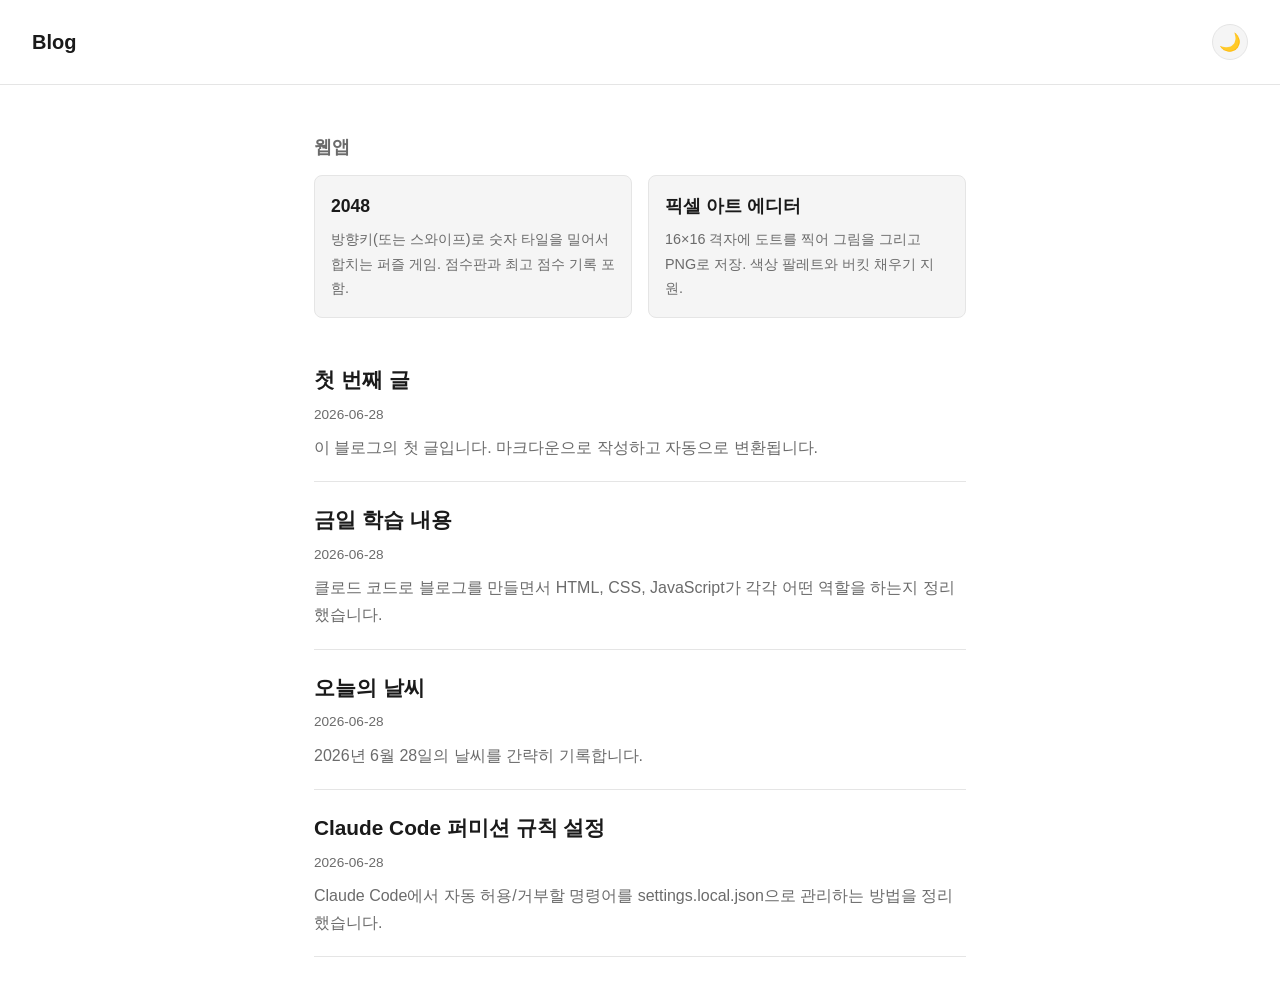
<file: index.html>
<!DOCTYPE html>
<html lang="ko">
<head>
  <meta charset="UTF-8" />
  <meta name="viewport" content="width=device-width, initial-scale=1.0" />
  <title>Blog</title>
  <link rel="stylesheet" href="css/style.css" />
  <script src="js/theme.js"></script>
</head>
<body>
  <header class="site-header">
    <a class="site-title" href="index.html">Blog</a>
    <button id="theme-toggle" aria-label="다크모드 전환">🌙</button>
  </header>

  <main>
    <section class="apps-section">
      <h2 class="section-title">웹앱</h2>
      <div class="app-grid">
        <a class="app-card" href="apps/2048/index.html">
          <h3>2048</h3>
          <p>방향키(또는 스와이프)로 숫자 타일을 밀어서 합치는 퍼즐 게임. 점수판과 최고 점수 기록 포함.</p>
        </a>
        <a class="app-card" href="apps/pixel-art/index.html">
          <h3>픽셀 아트 에디터</h3>
          <p>16×16 격자에 도트를 찍어 그림을 그리고 PNG로 저장. 색상 팔레트와 버킷 채우기 지원.</p>
        </a>
      </div>
    </section>

    <div id="post-list">
      <p class="state-message">글 목록을 불러오는 중...</p>
    </div>
  </main>

  <script src="js/vendor/marked.min.js"></script>
  <script src="js/markdown.js"></script>
  <script src="js/list.js"></script>
</body>
</html>
</file>
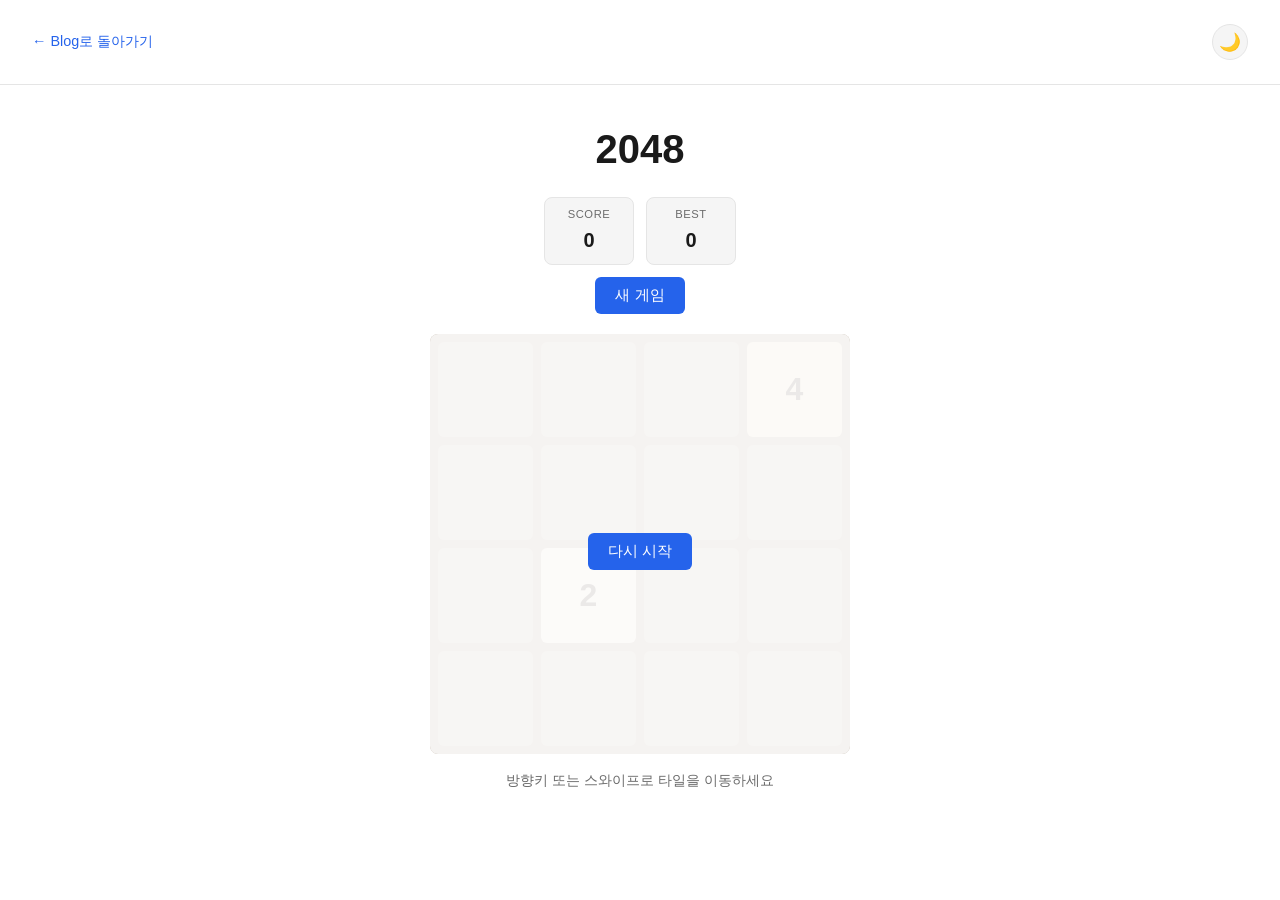
<file: apps/2048/index.html>
<!DOCTYPE html>
<html lang="ko">
<head>
  <meta charset="UTF-8" />
  <meta name="viewport" content="width=device-width, initial-scale=1.0" />
  <title>2048</title>
  <link rel="stylesheet" href="style.css" />
  <script src="theme.js"></script>
</head>
<body>
  <header class="site-header">
    <a class="back-link" href="../../index.html">&larr; Blog로 돌아가기</a>
    <button id="theme-toggle" aria-label="다크모드 전환">🌙</button>
  </header>

  <main>
    <h1 class="game-title">2048</h1>

    <div class="scoreboard">
      <div class="score-box">
        <span class="label">SCORE</span>
        <span id="current-score">0</span>
      </div>
      <div class="score-box">
        <span class="label">BEST</span>
        <span id="best-score">0</span>
      </div>
    </div>

    <div class="controls">
      <button id="new-game-btn">새 게임</button>
    </div>

    <div class="board-wrap">
      <div id="board" class="board"></div>
      <div id="overlay" class="overlay" hidden>
        <p id="overlay-message"></p>
        <button id="overlay-retry-btn">다시 시작</button>
      </div>
    </div>

    <p class="hint">방향키 또는 스와이프로 타일을 이동하세요</p>
  </main>

  <script src="game.js"></script>
  <script src="ui.js"></script>
  <script src="input.js"></script>
</body>
</html>
</file>
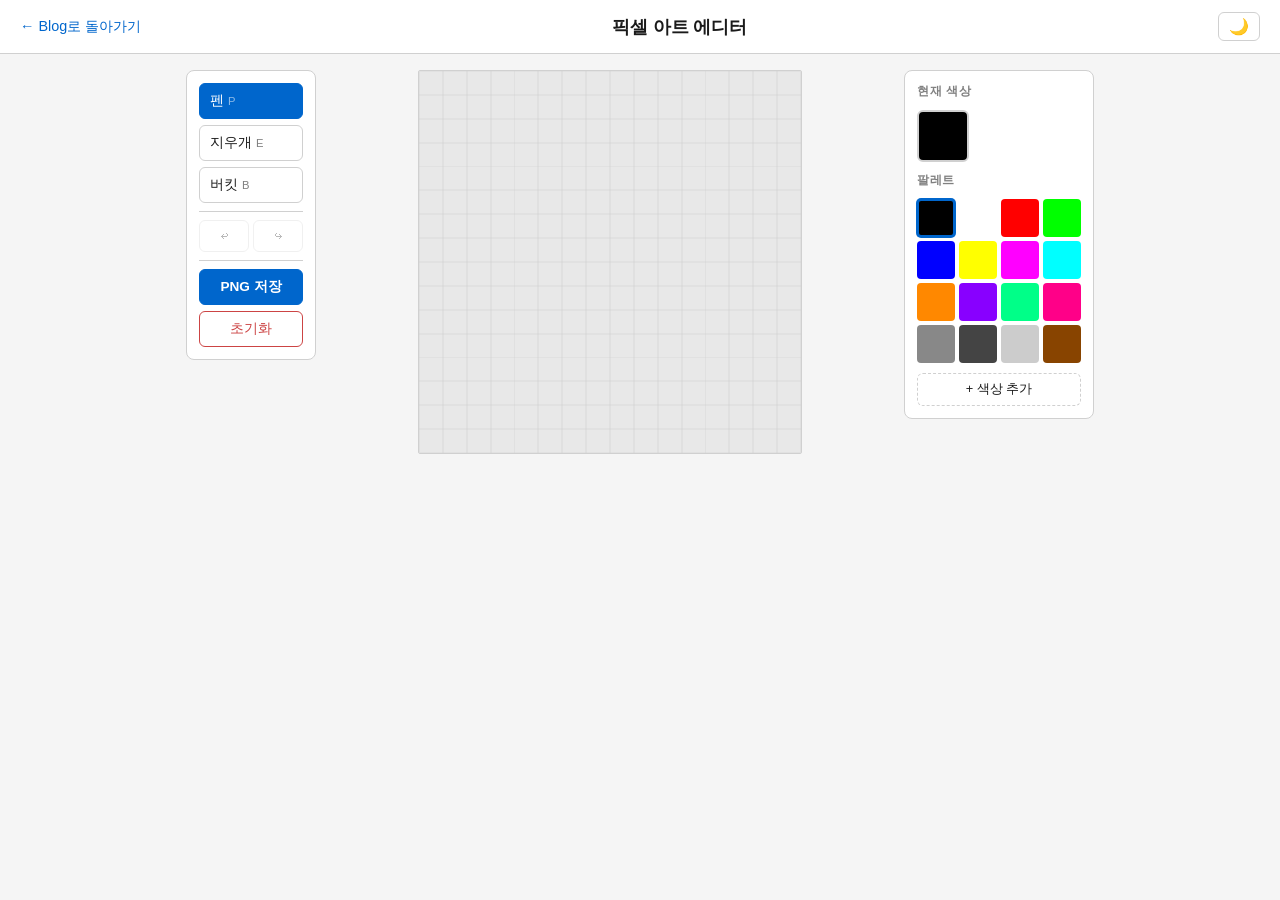
<file: apps/pixel-art/index.html>
<!DOCTYPE html>
<html lang="ko">
<head>
  <meta charset="UTF-8" />
  <meta name="viewport" content="width=device-width, initial-scale=1.0" />
  <title>픽셀 아트 에디터</title>
  <link rel="stylesheet" href="style.css" />
  <script src="theme.js"></script>
</head>
<body>
  <header class="app-header">
    <a href="../../index.html">← Blog로 돌아가기</a>
    <h1>픽셀 아트 에디터</h1>
    <button id="theme-toggle" aria-label="테마 전환">🌙</button>
  </header>

  <main class="editor-layout">
    <!-- 툴바 -->
    <aside class="toolbar">
      <button class="tool-btn active" data-tool="pen" title="펜 (P)">
        펜<span class="shortcut">P</span>
      </button>
      <button class="tool-btn" data-tool="eraser" title="지우개 (E)">
        지우개<span class="shortcut">E</span>
      </button>
      <button class="tool-btn" data-tool="bucket" title="버킷 채우기 (B)">
        버킷<span class="shortcut">B</span>
      </button>

      <div class="toolbar-divider"></div>

      <div class="undo-redo">
        <button id="btn-undo" title="실행 취소 (Ctrl+Z)" disabled>↩</button>
        <button id="btn-redo" title="다시 실행 (Ctrl+Y)" disabled>↪</button>
      </div>

      <div class="toolbar-divider"></div>

      <button id="btn-export" title="PNG로 저장 (Ctrl+S)">PNG 저장</button>
      <button id="btn-clear" title="캔버스 초기화">초기화</button>
    </aside>

    <!-- 캔버스 -->
    <section class="canvas-area">
      <canvas id="pixel-canvas" aria-label="픽셀 아트 캔버스"></canvas>
    </section>

    <!-- 팔레트 -->
    <aside class="palette-panel">
      <h3>현재 색상</h3>
      <div id="current-color-preview" class="current-color-preview"></div>

      <h3>팔레트</h3>
      <div id="palette-grid" class="palette-grid"></div>

      <button id="btn-add-color">+ 색상 추가</button>
      <input type="color" id="color-input" value="#000000" />
    </aside>
  </main>

  <!-- 스크립트 로드 순서: palette → editor → tools → ui -->
  <script src="palette.js"></script>
  <script src="editor.js"></script>
  <script src="tools.js"></script>
  <script src="ui.js"></script>
</body>
</html>
</file>
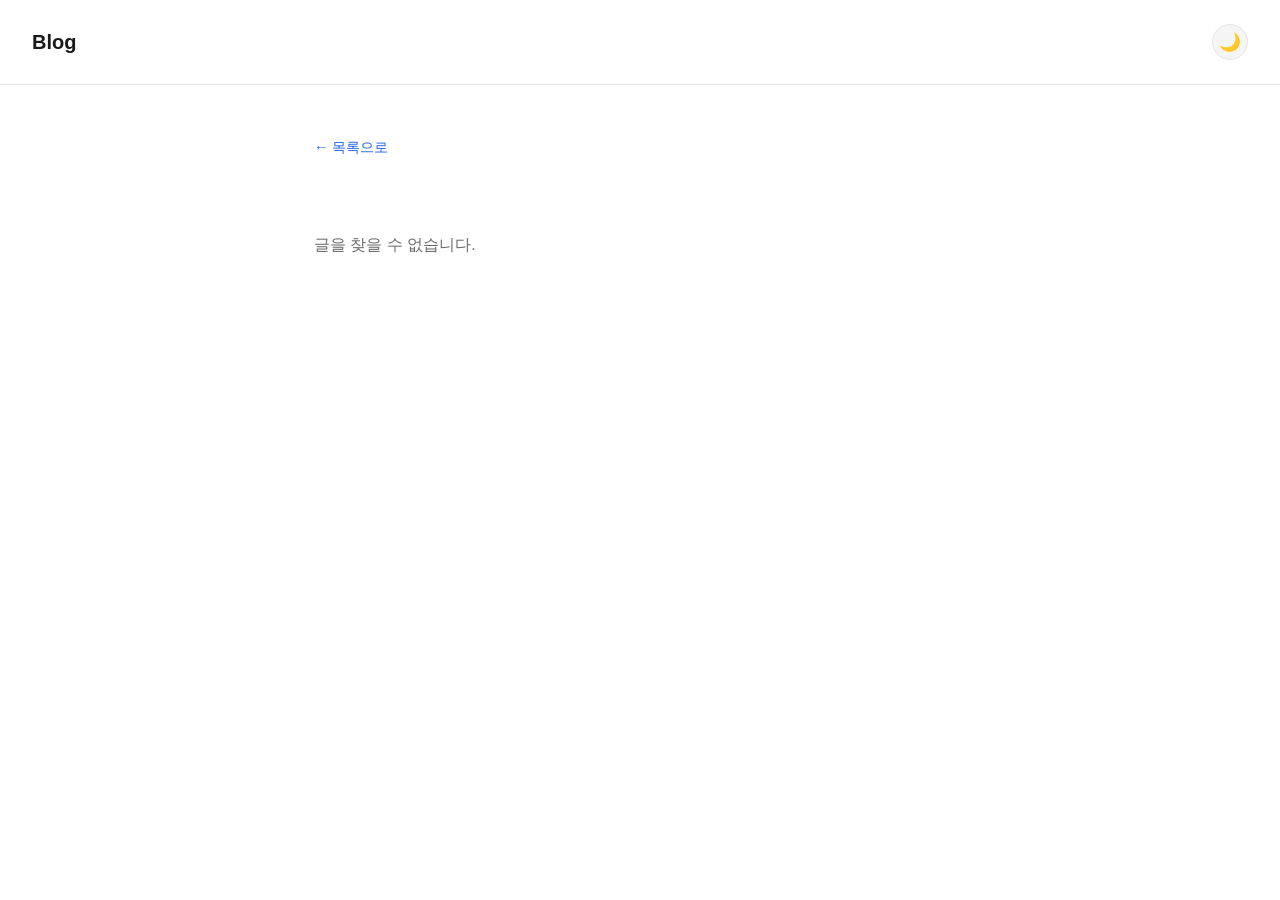
<file: post.html>
<!DOCTYPE html>
<html lang="ko">
<head>
  <meta charset="UTF-8" />
  <meta name="viewport" content="width=device-width, initial-scale=1.0" />
  <title>Blog</title>
  <link rel="stylesheet" href="css/style.css" />
  <script src="js/theme.js"></script>
</head>
<body>
  <header class="site-header">
    <a class="site-title" href="index.html">Blog</a>
    <button id="theme-toggle" aria-label="다크모드 전환">🌙</button>
  </header>

  <main>
    <a class="back-link" href="index.html">← 목록으로</a>
    <article id="post-content">
      <p class="state-message">글을 불러오는 중...</p>
    </article>
  </main>

  <script src="js/vendor/marked.min.js"></script>
  <script src="js/markdown.js"></script>
  <script src="js/post.js"></script>
</body>
</html>
</file>
<file: css/style.css>
:root {
  --bg: #ffffff;
  --bg-alt: #f5f5f5;
  --text: #1a1a1a;
  --text-muted: #6b6b6b;
  --accent: #2563eb;
  --border: #e5e5e5;
  --code-bg: #f0f0f0;
  --max-width: 700px;
}

[data-theme="dark"] {
  --bg: #121212;
  --bg-alt: #1c1c1c;
  --text: #e8e8e8;
  --text-muted: #a0a0a0;
  --accent: #6ea8fe;
  --border: #2e2e2e;
  --code-bg: #1e1e1e;
}

* {
  box-sizing: border-box;
}

body {
  margin: 0;
  background: var(--bg);
  color: var(--text);
  font-family: -apple-system, BlinkMacSystemFont, "Segoe UI", Roboto, "Apple SD Gothic Neo", "Malgun Gothic", sans-serif;
  line-height: 1.7;
  transition: background 0.2s ease, color 0.2s ease;
}

header.site-header {
  display: flex;
  justify-content: space-between;
  align-items: center;
  padding: clamp(1rem, 3vw, 1.5rem) clamp(1rem, 5vw, 2rem);
  border-bottom: 1px solid var(--border);
}

header.site-header a.site-title {
  font-size: 1.25rem;
  font-weight: 700;
  color: var(--text);
  text-decoration: none;
}

#theme-toggle {
  background: var(--bg-alt);
  border: 1px solid var(--border);
  color: var(--text);
  border-radius: 999px;
  width: 2.25rem;
  height: 2.25rem;
  font-size: 1.1rem;
  cursor: pointer;
  display: flex;
  align-items: center;
  justify-content: center;
}

main {
  max-width: var(--max-width);
  margin: 0 auto;
  padding: clamp(1.5rem, 4vw, 3rem) clamp(1rem, 5vw, 1.5rem);
}

/* Apps section */
.apps-section {
  margin-bottom: 1rem;
}

.section-title {
  font-size: 1.1rem;
  color: var(--text-muted);
  margin: 0 0 0.75rem;
}

.app-grid {
  display: grid;
  grid-template-columns: repeat(auto-fit, minmax(200px, 1fr));
  gap: 1rem;
  margin-bottom: 1.5rem;
}

.app-card {
  display: block;
  padding: 1rem;
  border: 1px solid var(--border);
  border-radius: 8px;
  text-decoration: none;
  color: inherit;
  background: var(--bg-alt);
}

.app-card h3 {
  margin: 0 0 0.35rem;
  font-size: 1.1rem;
}

.app-card p {
  margin: 0;
  font-size: 0.9rem;
  color: var(--text-muted);
}

/* Post list */
.post-card {
  display: block;
  padding: 1.25rem 0;
  border-bottom: 1px solid var(--border);
  text-decoration: none;
  color: inherit;
}

.post-card h2 {
  margin: 0 0 0.35rem;
  font-size: 1.3rem;
  color: var(--text);
}

.post-card .post-date {
  font-size: 0.85rem;
  color: var(--text-muted);
}

.post-card .post-summary {
  margin: 0.5rem 0 0;
  color: var(--text-muted);
}

/* Post detail */
article header {
  margin-bottom: 1.5rem;
  border-bottom: none;
}

article h1 {
  font-size: 2rem;
  margin: 0 0 0.4rem;
}

article .post-date {
  color: var(--text-muted);
  font-size: 0.9rem;
}

article img {
  max-width: 100%;
  border-radius: 6px;
}

article pre {
  background: var(--code-bg);
  padding: 1rem;
  border-radius: 6px;
  overflow-x: auto;
}

article code {
  background: var(--code-bg);
  padding: 0.15em 0.4em;
  border-radius: 4px;
  font-size: 0.9em;
}

article pre code {
  background: none;
  padding: 0;
}

article a {
  color: var(--accent);
}

article blockquote {
  border-left: 3px solid var(--border);
  margin: 1rem 0;
  padding: 0.25rem 0 0.25rem 1rem;
  color: var(--text-muted);
}

.back-link {
  display: inline-block;
  margin-bottom: 1.5rem;
  color: var(--accent);
  text-decoration: none;
  font-size: 0.9rem;
}

.state-message {
  color: var(--text-muted);
  padding: 2rem 0;
}

@media (max-width: 768px) {
  article h1 {
    font-size: 1.6rem;
  }
  body {
    font-size: 0.97rem;
  }
}
</file>
<file: apps/2048/style.css>
:root {
  --bg: #ffffff;
  --bg-alt: #f5f5f5;
  --text: #1a1a1a;
  --text-muted: #6b6b6b;
  --accent: #2563eb;
  --border: #e5e5e5;

  --board-bg: #bbada0;
  --cell-bg: rgba(238, 228, 218, 0.35);

  --tile-2: #eee4da;
  --tile-4: #ede0c8;
  --tile-8: #f2b179;
  --tile-16: #f59563;
  --tile-32: #f67c5f;
  --tile-64: #f65e3b;
  --tile-128: #edcf72;
  --tile-256: #edcc61;
  --tile-512: #edc850;
  --tile-1024: #edc53f;
  --tile-2048: #edc22e;
  --tile-super: #3c3a32;

  --tile-text-dark: #776e65;
  --tile-text-light: #f9f6f2;
}

[data-theme="dark"] {
  --bg: #121212;
  --bg-alt: #1c1c1c;
  --text: #e8e8e8;
  --text-muted: #a0a0a0;
  --accent: #6ea8fe;
  --border: #2e2e2e;

  --board-bg: #2a2620;
  --cell-bg: rgba(255, 255, 255, 0.06);
}

* {
  box-sizing: border-box;
}

body {
  margin: 0;
  background: var(--bg);
  color: var(--text);
  font-family: -apple-system, BlinkMacSystemFont, "Segoe UI", Roboto, "Apple SD Gothic Neo", "Malgun Gothic", sans-serif;
  line-height: 1.6;
  transition: background 0.2s ease, color 0.2s ease;
}

.site-header {
  display: flex;
  justify-content: space-between;
  align-items: center;
  padding: clamp(1rem, 3vw, 1.5rem) clamp(1rem, 5vw, 2rem);
  border-bottom: 1px solid var(--border);
}

.back-link {
  color: var(--accent);
  text-decoration: none;
  font-size: 0.9rem;
}

#theme-toggle {
  background: var(--bg-alt);
  border: 1px solid var(--border);
  color: var(--text);
  border-radius: 999px;
  width: 2.25rem;
  height: 2.25rem;
  font-size: 1.1rem;
  cursor: pointer;
  display: flex;
  align-items: center;
  justify-content: center;
}

main {
  max-width: 480px;
  margin: 0 auto;
  padding: clamp(1.25rem, 4vw, 2rem) clamp(1rem, 5vw, 1.5rem);
  display: flex;
  flex-direction: column;
  align-items: center;
  text-align: center;
}

.game-title {
  font-size: clamp(1.8rem, 6vw, 2.5rem);
  margin: 0 0 1rem;
  font-weight: 800;
}

.scoreboard {
  display: flex;
  gap: 0.75rem;
  margin-bottom: 0.75rem;
}

.score-box {
  background: var(--bg-alt);
  border: 1px solid var(--border);
  border-radius: 8px;
  padding: 0.5rem 1.25rem;
  display: flex;
  flex-direction: column;
  align-items: center;
  min-width: 90px;
}

.score-box .label {
  font-size: 0.7rem;
  color: var(--text-muted);
  letter-spacing: 0.05em;
}

.score-box span:last-child {
  font-size: 1.25rem;
  font-weight: 700;
}

.controls {
  margin-bottom: 1.25rem;
}

#new-game-btn,
#overlay-retry-btn {
  background: var(--accent);
  color: #fff;
  border: none;
  border-radius: 6px;
  padding: 0.5rem 1.25rem;
  font-size: 0.95rem;
  cursor: pointer;
}

#new-game-btn:hover,
#overlay-retry-btn:hover {
  opacity: 0.9;
}

.board-wrap {
  position: relative;
  width: min(90vw, 420px);
  aspect-ratio: 1 / 1;
}

.board {
  width: 100%;
  height: 100%;
  background: var(--board-bg);
  border-radius: 8px;
  padding: 8px;
  display: grid;
  grid-template-columns: repeat(4, 1fr);
  grid-template-rows: repeat(4, 1fr);
  gap: 8px;
  touch-action: none;
}

.cell {
  background: var(--cell-bg);
  border-radius: 6px;
  display: flex;
  align-items: center;
  justify-content: center;
  font-size: clamp(1.1rem, 6vw, 2rem);
  font-weight: 700;
  color: var(--tile-text-dark);
  transition: background 80ms ease, transform 80ms ease;
}

.tile-2 { background: var(--tile-2); }
.tile-4 { background: var(--tile-4); }
.tile-8 { background: var(--tile-8); color: var(--tile-text-light); }
.tile-16 { background: var(--tile-16); color: var(--tile-text-light); }
.tile-32 { background: var(--tile-32); color: var(--tile-text-light); }
.tile-64 { background: var(--tile-64); color: var(--tile-text-light); }
.tile-128 { background: var(--tile-128); color: var(--tile-text-light); }
.tile-256 { background: var(--tile-256); color: var(--tile-text-light); }
.tile-512 { background: var(--tile-512); color: var(--tile-text-light); }
.tile-1024 { background: var(--tile-1024); color: var(--tile-text-light); }
.tile-2048 { background: var(--tile-2048); color: var(--tile-text-light); }
.tile-super { background: var(--tile-super); color: var(--tile-text-light); }

.overlay {
  position: absolute;
  inset: 0;
  background: rgba(255, 255, 255, 0.85);
  border-radius: 8px;
  display: flex;
  flex-direction: column;
  align-items: center;
  justify-content: center;
  gap: 1rem;
}

[data-theme="dark"] .overlay {
  background: rgba(18, 18, 18, 0.85);
}

.overlay p {
  font-size: 1.2rem;
  font-weight: 700;
  margin: 0;
  color: var(--text);
}

.hint {
  margin-top: 1rem;
  font-size: 0.85rem;
  color: var(--text-muted);
}

@media (max-width: 480px) {
  .score-box {
    min-width: 70px;
    padding: 0.4rem 0.75rem;
  }
}
</file>
<file: apps/pixel-art/style.css>
*, *::before, *::after {
  box-sizing: border-box;
  margin: 0;
  padding: 0;
}

:root {
  --color-bg: #f5f5f5;
  --color-surface: #ffffff;
  --color-text: #1a1a1a;
  --color-border: #d0d0d0;
  --color-grid: #c8c8c8;
  --color-tool-active: #0066cc;
  --color-canvas-bg: #e8e8e8;
}

[data-theme="dark"] {
  --color-bg: #1a1a1a;
  --color-surface: #2a2a2a;
  --color-text: #e8e8e8;
  --color-border: #444444;
  --color-grid: #3a3a3a;
  --color-tool-active: #4d9fff;
  --color-canvas-bg: #333333;
}

body {
  background: var(--color-bg);
  color: var(--color-text);
  font-family: -apple-system, BlinkMacSystemFont, "Segoe UI", Roboto, sans-serif;
  min-height: 100vh;
}

/* ── Header ── */
.app-header {
  display: flex;
  align-items: center;
  justify-content: space-between;
  padding: 12px 20px;
  background: var(--color-surface);
  border-bottom: 1px solid var(--color-border);
}

.app-header a {
  color: var(--color-tool-active);
  text-decoration: none;
  font-size: 0.9rem;
}

.app-header a:hover {
  text-decoration: underline;
}

.app-header h1 {
  font-size: 1.1rem;
  font-weight: 600;
}

#theme-toggle {
  background: none;
  border: 1px solid var(--color-border);
  border-radius: 6px;
  padding: 4px 10px;
  cursor: pointer;
  font-size: 1rem;
  color: var(--color-text);
}

/* ── Editor 3-column layout ── */
.editor-layout {
  display: grid;
  grid-template-columns: 130px 1fr 190px;
  gap: 16px;
  padding: 16px;
  max-width: 940px;
  margin: 0 auto;
  align-items: start;
}

/* ── Toolbar ── */
.toolbar {
  display: flex;
  flex-direction: column;
  gap: 6px;
  background: var(--color-surface);
  border: 1px solid var(--color-border);
  border-radius: 8px;
  padding: 12px;
}

.toolbar button {
  background: none;
  border: 1px solid var(--color-border);
  border-radius: 6px;
  padding: 8px 10px;
  cursor: pointer;
  color: var(--color-text);
  font-size: 0.85rem;
  text-align: left;
  transition: background 0.12s;
}

.toolbar button:hover {
  background: var(--color-bg);
}

.toolbar button.active {
  background: var(--color-tool-active);
  color: #ffffff;
  border-color: var(--color-tool-active);
}

.shortcut {
  font-size: 0.7rem;
  opacity: 0.55;
  margin-left: 4px;
}

.toolbar-divider {
  height: 1px;
  background: var(--color-border);
  margin: 2px 0;
}

.undo-redo {
  display: flex;
  gap: 4px;
}

.undo-redo button {
  flex: 1;
  text-align: center;
  font-size: 1rem;
  padding: 6px 4px;
}

.undo-redo button:disabled {
  opacity: 0.3;
  cursor: default;
}

.undo-redo button:disabled:hover {
  background: none;
}

#btn-export {
  background: var(--color-tool-active) !important;
  color: #ffffff !important;
  border-color: var(--color-tool-active) !important;
  text-align: center !important;
  font-weight: 600;
}

#btn-export:hover {
  opacity: 0.85;
}

#btn-clear {
  color: #cc4444 !important;
  border-color: #cc4444 !important;
  text-align: center !important;
}

#btn-clear:hover {
  background: rgba(204, 68, 68, 0.08) !important;
}

/* ── Canvas area ── */
.canvas-area {
  display: flex;
  justify-content: center;
  align-items: flex-start;
}

#pixel-canvas {
  width: min(92vw, 384px);
  height: min(92vw, 384px);
  aspect-ratio: 1 / 1;
  display: block;
  cursor: crosshair;
  touch-action: none;
  border: 1px solid var(--color-border);
  border-radius: 2px;
  image-rendering: pixelated;
}

/* ── Palette panel ── */
.palette-panel {
  background: var(--color-surface);
  border: 1px solid var(--color-border);
  border-radius: 8px;
  padding: 12px;
  display: flex;
  flex-direction: column;
  gap: 10px;
}

.palette-panel h3 {
  font-size: 0.75rem;
  font-weight: 600;
  text-transform: uppercase;
  letter-spacing: 0.06em;
  opacity: 0.55;
}

#current-color-preview {
  width: 52px;
  height: 52px;
  border-radius: 6px;
  border: 2px solid var(--color-border);
  flex-shrink: 0;
}

.palette-grid {
  display: grid;
  grid-template-columns: repeat(4, 1fr);
  gap: 4px;
}

.palette-swatch {
  width: 100%;
  aspect-ratio: 1;
  border-radius: 4px;
  border: 2px solid transparent;
  cursor: pointer;
  transition: transform 0.1s;
  outline: none;
}

.palette-swatch:hover {
  transform: scale(1.15);
  z-index: 1;
  position: relative;
}

.palette-swatch.active {
  border-color: var(--color-tool-active);
  box-shadow: 0 0 0 1px var(--color-tool-active);
}

#btn-add-color {
  background: none;
  border: 1px dashed var(--color-border);
  border-radius: 6px;
  padding: 7px;
  cursor: pointer;
  color: var(--color-text);
  font-size: 0.8rem;
  width: 100%;
  transition: border-color 0.12s, color 0.12s;
}

#btn-add-color:hover {
  border-color: var(--color-tool-active);
  color: var(--color-tool-active);
}

#color-input {
  display: none;
}

/* ── Mobile: 1-column ── */
@media (max-width: 767px) {
  .editor-layout {
    grid-template-columns: 1fr;
    padding: 10px;
    gap: 10px;
  }

  .toolbar {
    flex-direction: row;
    flex-wrap: wrap;
    order: 1;
  }

  .toolbar .tool-btn {
    flex: 1 1 70px;
    text-align: center;
  }

  .toolbar-divider {
    width: 100%;
    height: 1px;
    margin: 0;
  }

  .undo-redo {
    flex: 1 1 100px;
  }

  #btn-export,
  #btn-clear {
    flex: 1 1 80px;
  }

  .canvas-area {
    order: 2;
  }

  .palette-panel {
    order: 3;
  }

  .palette-grid {
    grid-template-columns: repeat(8, 1fr);
  }
}
</file>
